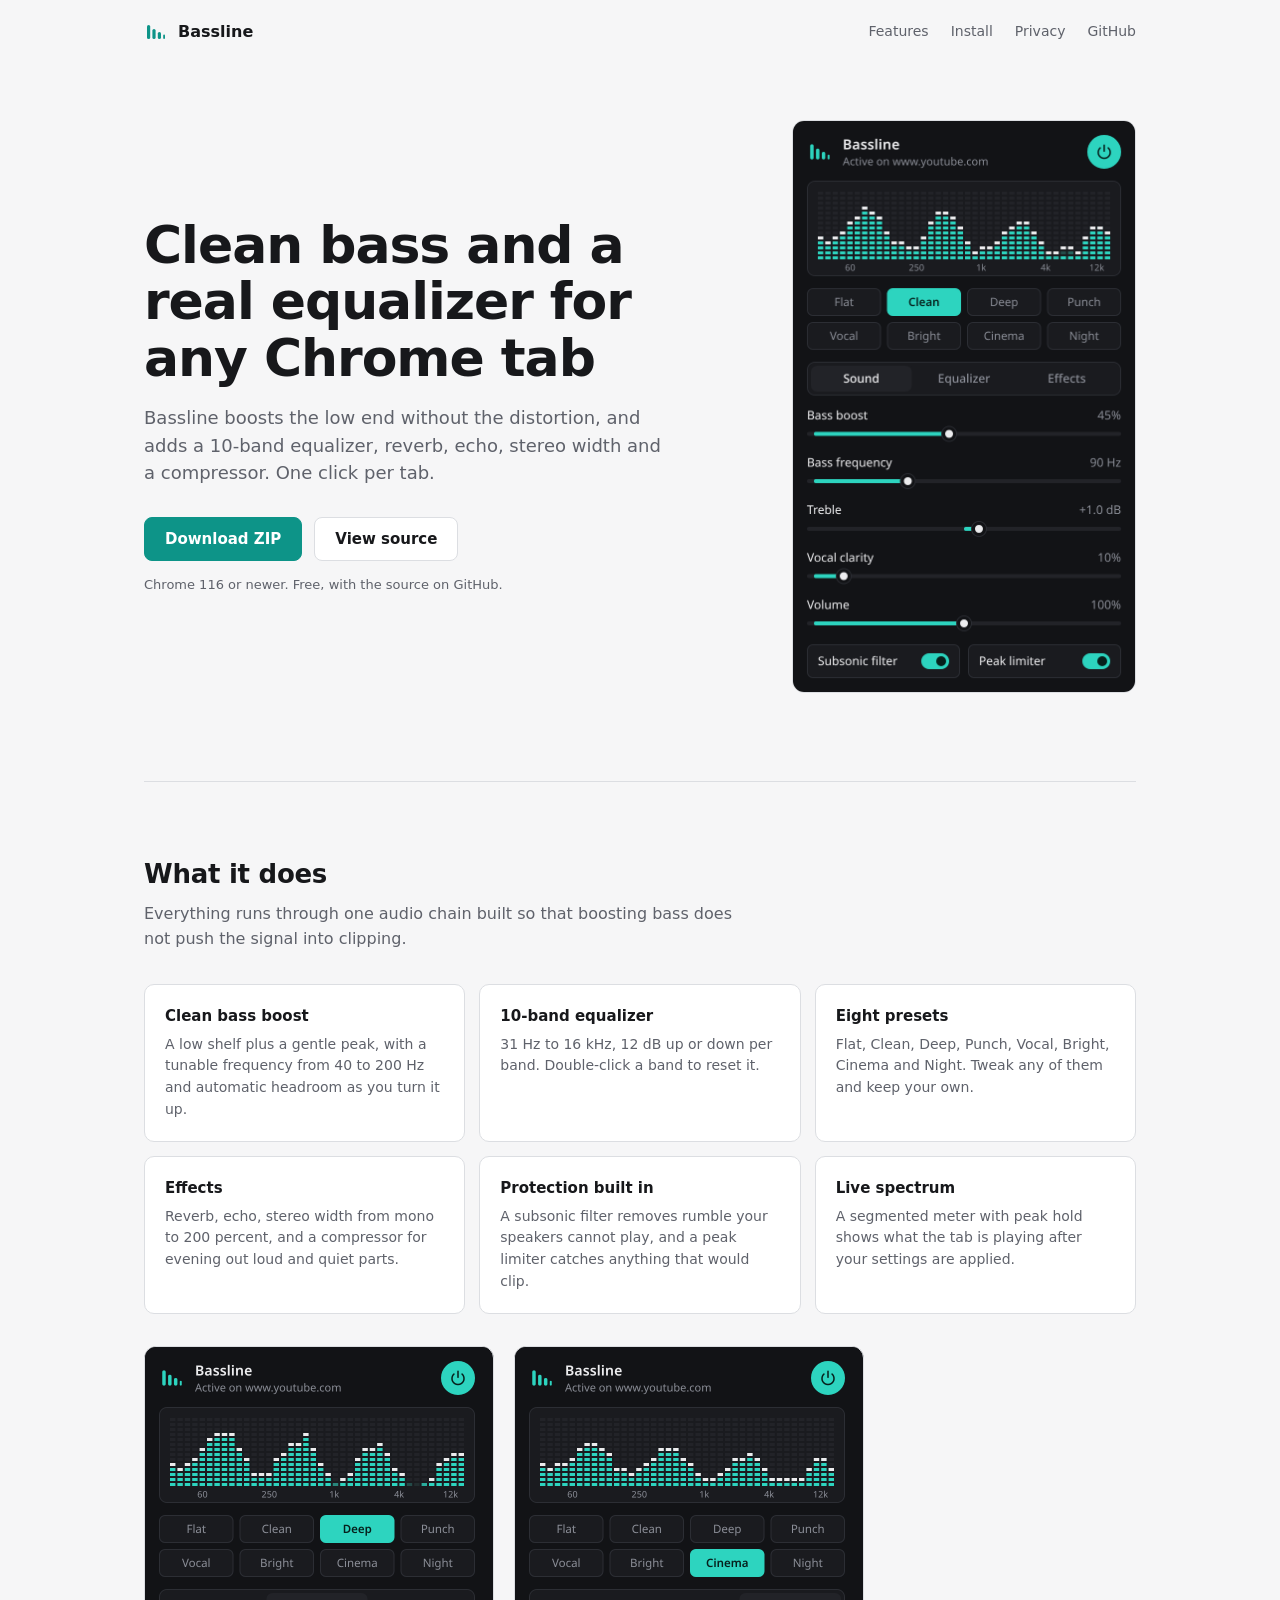
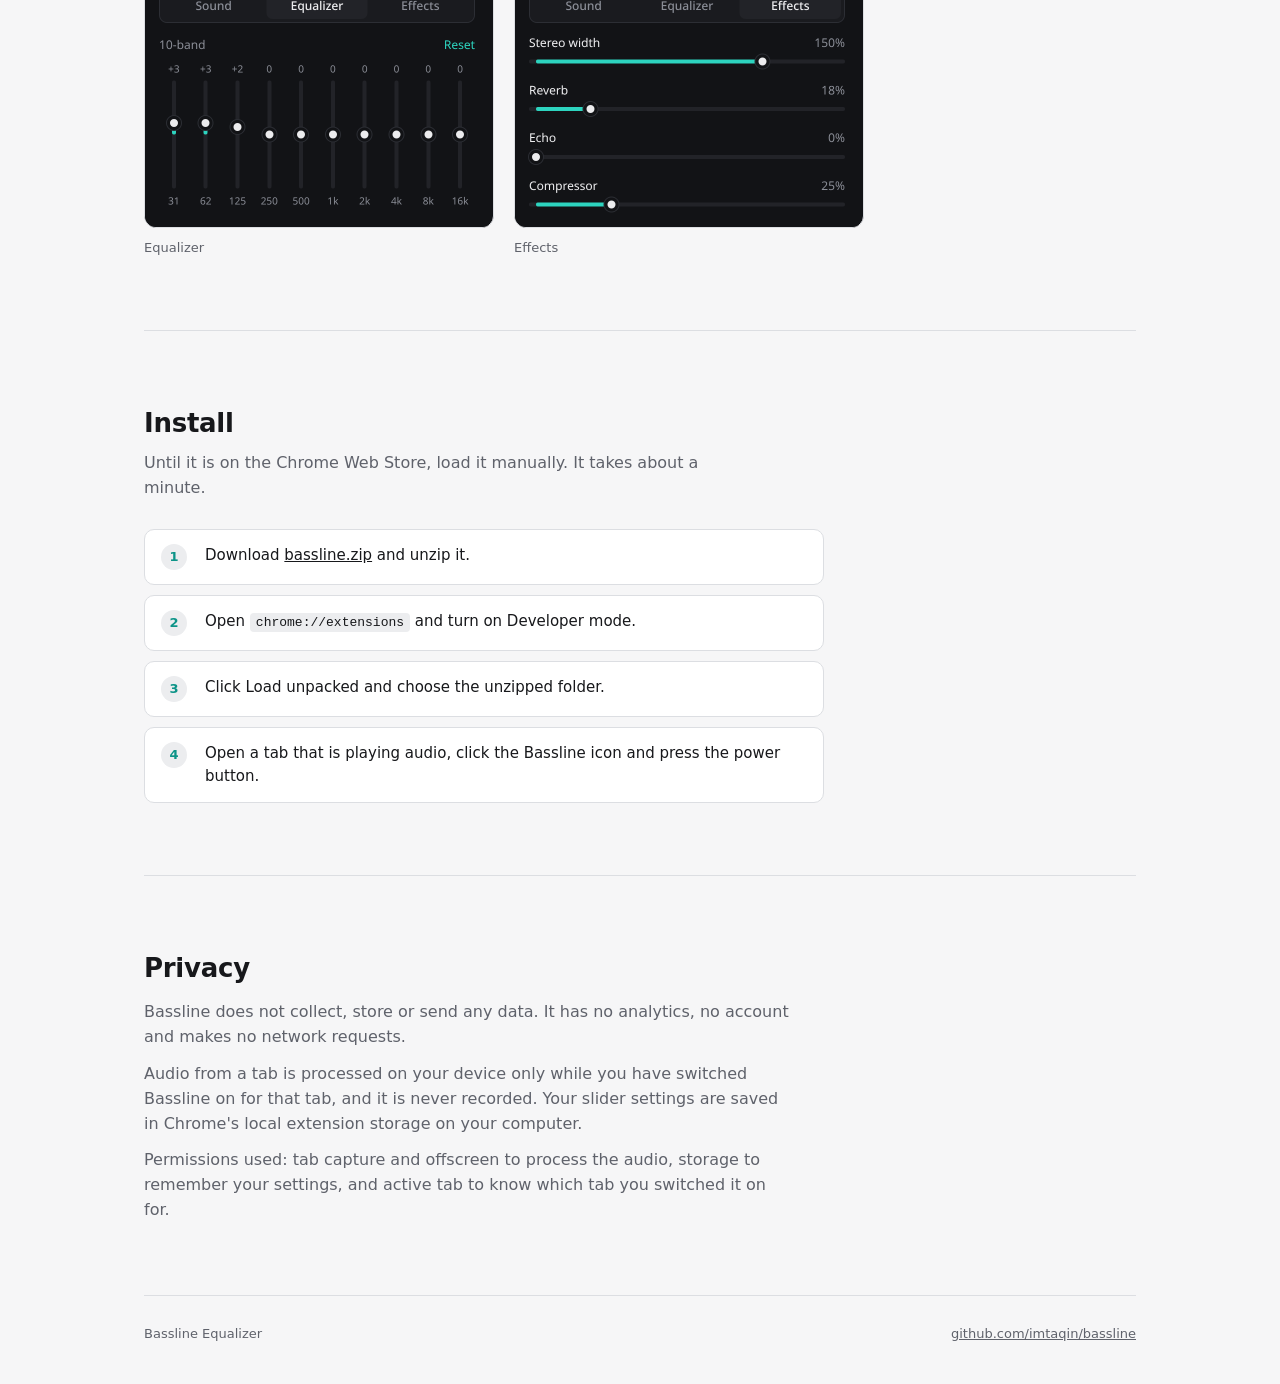
<file: docs/index.html>
<!doctype html>
<html lang="en">
<head>
  <meta charset="utf-8">
  <meta name="viewport" content="width=device-width, initial-scale=1">
  <title>Bassline Equalizer for Chrome</title>
  <meta name="description" content="Clean bass boost, a 10-band equalizer and sound effects for any Chrome tab.">
  <meta property="og:title" content="Bassline Equalizer for Chrome">
  <meta property="og:description" content="Clean bass boost, a 10-band equalizer and sound effects for any Chrome tab.">
  <meta property="og:image" content="https://bassline.imtaqin.id/assets/sound.png">
  <link rel="icon" href="assets/icon.png">
  <style>
    :root {
      --bg: #121316;
      --surface: #1a1b1f;
      --surface-2: #222328;
      --line: #2c2e34;
      --text: #ececee;
      --muted: #8a8d96;
      --accent: #2dd4bf;
      --on-accent: #06201c;
      color-scheme: dark;
    }
    @media (prefers-color-scheme: light) {
      :root {
        --bg: #f6f6f7;
        --surface: #ffffff;
        --surface-2: #ecedef;
        --line: #dcdee2;
        --text: #17181b;
        --muted: #5f626b;
        --accent: #0d9488;
        --on-accent: #ffffff;
        color-scheme: light;
      }
    }

    * { box-sizing: border-box; margin: 0; }
    html { scroll-behavior: smooth; }
    body {
      background: var(--bg);
      color: var(--text);
      font: 16px/1.55 system-ui, -apple-system, "Segoe UI", Roboto, sans-serif;
      -webkit-font-smoothing: antialiased;
    }
    a { color: inherit; }
    img { max-width: 100%; height: auto; display: block; }
    :focus-visible { outline: 2px solid var(--accent); outline-offset: 3px; }

    .wrap { max-width: 1040px; margin: 0 auto; padding: 0 24px; }

    nav { display: flex; align-items: center; justify-content: space-between; height: 64px; }
    .brand { display: flex; align-items: center; gap: 10px; font-weight: 650; text-decoration: none; }
    .brand svg { width: 24px; height: 24px; fill: var(--accent); }
    .nav-links { display: flex; gap: 22px; font-size: 14px; }
    .nav-links a { color: var(--muted); text-decoration: none; }
    .nav-links a:hover { color: var(--text); }

    .hero { display: grid; grid-template-columns: 1fr 344px; gap: 64px; align-items: center; padding: 56px 0 88px; }
    h1 { font-size: clamp(34px, 5vw, 52px); line-height: 1.08; letter-spacing: -0.02em; font-weight: 700; text-wrap: balance; }
    .lede { color: var(--muted); font-size: 18px; margin-top: 18px; max-width: 46ch; }
    .actions { display: flex; flex-wrap: wrap; gap: 12px; margin-top: 30px; }
    .btn {
      display: inline-flex; align-items: center; height: 44px; padding: 0 20px;
      border-radius: 8px; border: 1px solid var(--line); background: var(--surface);
      font-weight: 600; font-size: 15px; text-decoration: none;
      transition: border-color .15s;
    }
    .btn:hover { border-color: var(--muted); }
    .btn.primary { background: var(--accent); border-color: var(--accent); color: var(--on-accent); }
    .btn.primary:hover { border-color: var(--text); }
    .note { color: var(--muted); font-size: 13px; margin-top: 14px; }

    .shot { border: 1px solid var(--line); border-radius: 12px; overflow: hidden; background: #121316; }

    section { padding: 72px 0; border-top: 1px solid var(--line); }
    h2 { font-size: 26px; letter-spacing: -0.01em; font-weight: 650; }
    .sub { color: var(--muted); margin-top: 8px; max-width: 60ch; }

    .grid { display: grid; grid-template-columns: repeat(3, 1fr); gap: 14px; margin-top: 32px; }
    .card { background: var(--surface); border: 1px solid var(--line); border-radius: 10px; padding: 20px; }
    .card h3 { font-size: 15px; font-weight: 600; }
    .card p { color: var(--muted); font-size: 14px; margin-top: 6px; }

    .shots { display: grid; grid-template-columns: repeat(2, 1fr); gap: 20px; margin-top: 32px; max-width: 720px; }
    figcaption { color: var(--muted); font-size: 13px; margin-top: 10px; }

    ol.steps { list-style: none; padding: 0; margin-top: 28px; display: grid; gap: 10px; counter-reset: step; max-width: 680px; }
    ol.steps li { counter-increment: step; display: grid; grid-template-columns: 30px 1fr; gap: 14px; align-items: start; background: var(--surface); border: 1px solid var(--line); border-radius: 10px; padding: 14px 16px; font-size: 15px; }
    ol.steps li::before { content: counter(step); width: 26px; height: 26px; border-radius: 50%; background: var(--surface-2); color: var(--accent); font-weight: 650; font-size: 13px; display: grid; place-items: center; font-variant-numeric: tabular-nums; }
    code { font: 13px ui-monospace, SFMono-Regular, Menlo, Consolas, monospace; background: var(--surface-2); padding: 2px 6px; border-radius: 4px; }

    .privacy p { color: var(--muted); max-width: 64ch; margin-top: 12px; }

    footer { border-top: 1px solid var(--line); padding: 28px 0 40px; color: var(--muted); font-size: 13px; display: flex; justify-content: space-between; flex-wrap: wrap; gap: 12px; }

    @media (max-width: 860px) {
      .hero { grid-template-columns: 1fr; gap: 40px; padding: 32px 0 64px; }
      .hero .shot { max-width: 344px; }
      .grid { grid-template-columns: 1fr 1fr; }
    }
    @media (max-width: 560px) {
      .wrap { padding: 0 16px; }
      .grid, .shots { grid-template-columns: 1fr; }
      .nav-links a.hide-sm { display: none; }
      section { padding: 56px 0; }
    }
  </style>
</head>
<body>
  <div class="wrap">
    <nav>
      <a class="brand" href="./">
        <svg viewBox="0 0 24 24" aria-hidden="true">
          <rect x="3" y="5" width="3.2" height="14" rx="1.6"/>
          <rect x="8.4" y="9" width="3.2" height="10" rx="1.6"/>
          <rect x="13.8" y="12" width="3.2" height="7" rx="1.6"/>
          <rect x="19.2" y="14.5" width="1.8" height="4.5" rx=".9"/>
        </svg>
        Bassline
      </a>
      <div class="nav-links">
        <a class="hide-sm" href="#features">Features</a>
        <a class="hide-sm" href="#install">Install</a>
        <a class="hide-sm" href="#privacy">Privacy</a>
        <a href="https://github.com/imtaqin/bassline">GitHub</a>
      </div>
    </nav>

    <header class="hero">
      <div>
        <h1>Clean bass and a real equalizer for any Chrome tab</h1>
        <p class="lede">Bassline boosts the low end without the distortion, and adds a 10-band equalizer, reverb, echo, stereo width and a compressor. One click per tab.</p>
        <div class="actions">
          <a class="btn primary" href="https://github.com/imtaqin/bassline/releases/latest/download/bassline.zip">Download ZIP</a>
          <a class="btn" href="https://github.com/imtaqin/bassline">View source</a>
        </div>
        <p class="note">Chrome 116 or newer. Free, with the source on GitHub.</p>
      </div>
      <div class="shot">
        <img src="assets/sound.png" width="344" height="574" alt="Bassline popup showing the spectrum meter, presets and the bass boost, treble, clarity and volume sliders">
      </div>
    </header>

    <section id="features">
      <h2>What it does</h2>
      <p class="sub">Everything runs through one audio chain built so that boosting bass does not push the signal into clipping.</p>
      <div class="grid">
        <div class="card"><h3>Clean bass boost</h3><p>A low shelf plus a gentle peak, with a tunable frequency from 40 to 200 Hz and automatic headroom as you turn it up.</p></div>
        <div class="card"><h3>10-band equalizer</h3><p>31 Hz to 16 kHz, 12 dB up or down per band. Double-click a band to reset it.</p></div>
        <div class="card"><h3>Eight presets</h3><p>Flat, Clean, Deep, Punch, Vocal, Bright, Cinema and Night. Tweak any of them and keep your own.</p></div>
        <div class="card"><h3>Effects</h3><p>Reverb, echo, stereo width from mono to 200 percent, and a compressor for evening out loud and quiet parts.</p></div>
        <div class="card"><h3>Protection built in</h3><p>A subsonic filter removes rumble your speakers cannot play, and a peak limiter catches anything that would clip.</p></div>
        <div class="card"><h3>Live spectrum</h3><p>A segmented meter with peak hold shows what the tab is playing after your settings are applied.</p></div>
      </div>

      <div class="shots">
        <figure>
          <div class="shot"><img src="assets/eq.png" width="344" height="480" loading="lazy" alt="Equalizer tab with ten vertical band sliders"></div>
          <figcaption>Equalizer</figcaption>
        </figure>
        <figure>
          <div class="shot"><img src="assets/effects.png" width="344" height="480" loading="lazy" alt="Effects tab with stereo width, reverb, echo and compressor sliders"></div>
          <figcaption>Effects</figcaption>
        </figure>
      </div>
    </section>

    <section id="install">
      <h2>Install</h2>
      <p class="sub">Until it is on the Chrome Web Store, load it manually. It takes about a minute.</p>
      <ol class="steps">
        <li><span>Download <a href="https://github.com/imtaqin/bassline/releases/latest/download/bassline.zip">bassline.zip</a> and unzip it.</span></li>
        <li><span>Open <code>chrome://extensions</code> and turn on Developer mode.</span></li>
        <li><span>Click Load unpacked and choose the unzipped folder.</span></li>
        <li><span>Open a tab that is playing audio, click the Bassline icon and press the power button.</span></li>
      </ol>
    </section>

    <section id="privacy" class="privacy">
      <h2>Privacy</h2>
      <p>Bassline does not collect, store or send any data. It has no analytics, no account and makes no network requests.</p>
      <p>Audio from a tab is processed on your device only while you have switched Bassline on for that tab, and it is never recorded. Your slider settings are saved in Chrome's local extension storage on your computer.</p>
      <p>Permissions used: tab capture and offscreen to process the audio, storage to remember your settings, and active tab to know which tab you switched it on for.</p>
    </section>

    <footer>
      <span>Bassline Equalizer</span>
      <a href="https://github.com/imtaqin/bassline">github.com/imtaqin/bassline</a>
    </footer>
  </div>
</body>
</html>
</file>
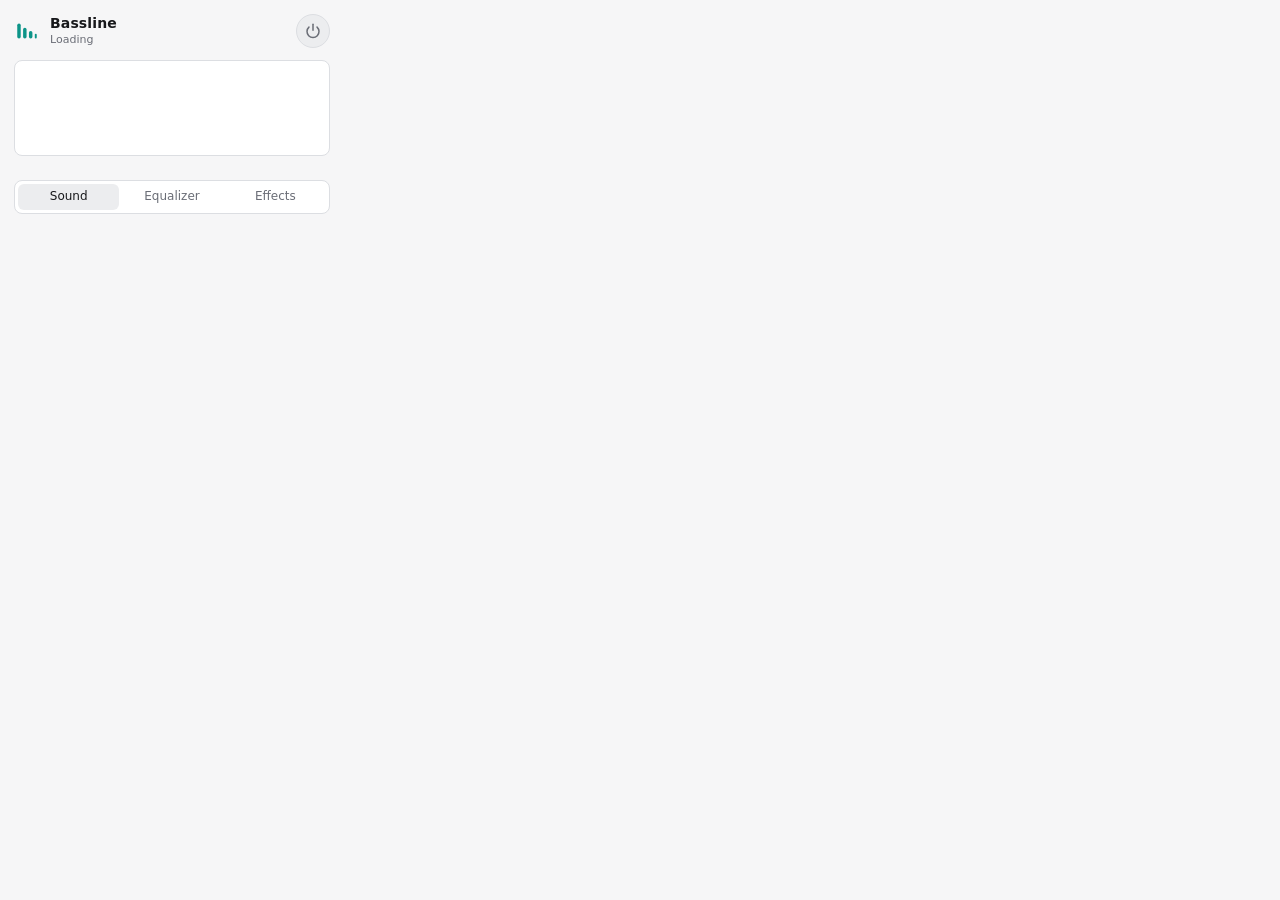
<file: popup.html>
<!doctype html>
<html lang="en">
<head>
  <meta charset="utf-8">
  <title>Bassline Equalizer</title>
  <link rel="stylesheet" href="popup.css">
</head>
<body>
  <div class="app">
    <header>
      <div class="brand">
        <svg class="logo" viewBox="0 0 24 24" aria-hidden="true">
          <rect x="3" y="5" width="3.2" height="14" rx="1.6"/>
          <rect x="8.4" y="9" width="3.2" height="10" rx="1.6"/>
          <rect x="13.8" y="12" width="3.2" height="7" rx="1.6"/>
          <rect x="19.2" y="14.5" width="1.8" height="4.5" rx=".9"/>
        </svg>
        <div class="titles">
          <h1>Bassline</h1>
          <p id="sub">Loading</p>
        </div>
      </div>
      <button id="power" class="power" type="button" aria-pressed="false" title="Enable on this tab">
        <svg viewBox="0 0 24 24" aria-hidden="true">
          <path d="M12 3v8"/>
          <path d="M6.6 6.8a8 8 0 1 0 10.8 0"/>
        </svg>
      </button>
    </header>

    <canvas id="viz" height="96"></canvas>

    <div id="presets" class="presets" role="group" aria-label="Presets"></div>

    <nav class="tabs" role="tablist">
      <button type="button" role="tab" data-tab="sound" aria-selected="true">Sound</button>
      <button type="button" role="tab" data-tab="eq" aria-selected="false">Equalizer</button>
      <button type="button" role="tab" data-tab="fx" aria-selected="false">Effects</button>
    </nav>

    <main>
      <section id="tab-sound" role="tabpanel"></section>
      <section id="tab-eq" role="tabpanel" hidden>
        <div class="eq-head">
          <span class="eq-title">10-band</span>
          <button type="button" id="eq-reset" class="link">Reset</button>
        </div>
        <div id="eq-bands" class="eq-bands"></div>
      </section>
      <section id="tab-fx" role="tabpanel" hidden></section>
    </main>
  </div>
  <script src="popup.js"></script>
</body>
</html>
</file>
<file: popup.css>
:root {
  --bg: #121316;
  --surface: #1a1b1f;
  --surface-2: #222328;
  --line: #2c2e34;
  --text: #ececee;
  --muted: #8a8d96;
  --accent: #2dd4bf;
  --on-accent: #06201c;
  --radius: 8px;
  color-scheme: dark;
}

@media (prefers-color-scheme: light) {
  :root {
    --bg: #f6f6f7;
    --surface: #ffffff;
    --surface-2: #ecedef;
    --line: #dcdee2;
    --text: #17181b;
    --muted: #6a6d76;
    --accent: #0d9488;
    --on-accent: #ffffff;
    color-scheme: light;
  }
}

* { box-sizing: border-box; margin: 0; }

body {
  width: 344px;
  background: var(--bg);
  color: var(--text);
  font: 12px/1.3 system-ui, -apple-system, "Segoe UI", Roboto, sans-serif;
  -webkit-font-smoothing: antialiased;
  user-select: none;
}

.app { padding: 14px; display: flex; flex-direction: column; gap: 12px; }

button { font: inherit; color: inherit; background: none; border: 0; cursor: pointer; }
:focus-visible { outline: 2px solid var(--accent); outline-offset: 2px; }

/* Header */
header { display: flex; align-items: center; justify-content: space-between; }
.brand { display: flex; align-items: center; gap: 10px; min-width: 0; }
.logo { width: 26px; height: 26px; fill: var(--accent); flex: none; }
.titles { min-width: 0; }
h1 { font-size: 14px; font-weight: 650; letter-spacing: .01em; }
#sub { color: var(--muted); font-size: 11px; margin-top: 1px; max-width: 220px; overflow: hidden; text-overflow: ellipsis; white-space: nowrap; }
#sub.error { color: #f0716b; }

.power {
  width: 34px; height: 34px; border-radius: 50%;
  display: grid; place-items: center; flex: none;
  background: var(--surface-2); border: 1px solid var(--line);
  transition: background .15s, border-color .15s;
}
.power svg { width: 18px; height: 18px; fill: none; stroke: var(--muted); stroke-width: 2; stroke-linecap: round; stroke-linejoin: round; }
.power:hover { border-color: var(--muted); }
.power[aria-pressed="true"] { background: var(--accent); border-color: var(--accent); }
.power[aria-pressed="true"] svg { stroke: var(--on-accent); }
.power:disabled { opacity: .4; cursor: not-allowed; }

/* Visualizer */
#viz { width: 100%; height: 96px; display: block; background: var(--surface); border: 1px solid var(--line); border-radius: var(--radius); }

/* Presets */
.presets { display: grid; grid-template-columns: repeat(4, 1fr); gap: 6px; }
.chip {
  height: 28px; border-radius: 6px; font-size: 11.5px;
  background: var(--surface); border: 1px solid var(--line); color: var(--muted);
  transition: color .12s, border-color .12s, background .12s;
}
.chip:hover { color: var(--text); border-color: var(--muted); }
.chip[aria-pressed="true"] { background: var(--accent); border-color: var(--accent); color: var(--on-accent); font-weight: 600; }

/* Tabs */
.tabs { display: flex; gap: 2px; padding: 3px; background: var(--surface); border: 1px solid var(--line); border-radius: var(--radius); }
.tabs button { flex: 1; height: 26px; border-radius: 6px; color: var(--muted); font-weight: 500; transition: color .12s, background .12s; }
.tabs button:hover { color: var(--text); }
.tabs button[aria-selected="true"] { background: var(--surface-2); color: var(--text); }

main { min-height: 236px; }
section[hidden] { display: none; }
#tab-sound, #tab-fx { display: flex; flex-direction: column; gap: 11px; }
section[hidden] { display: none !important; }

/* Rows */
.row-h { display: flex; justify-content: space-between; align-items: baseline; margin-bottom: 1px; }
.lbl { color: var(--text); }
output { color: var(--muted); font-variant-numeric: tabular-nums; }

/* Slider */
.sl { position: relative; outline-offset: 0; cursor: pointer; touch-action: none; }
.sl:focus-visible { outline: none; }
.sl:focus-visible .thumb { box-shadow: 0 0 0 3px color-mix(in srgb, var(--accent) 35%, transparent); }
.sl .rail { position: relative; }
.sl .rail::before { content: ""; position: absolute; background: var(--surface-2); border-radius: 2px; }
.sl .fill { position: absolute; background: var(--accent); border-radius: 2px; }
.sl .thumb {
  position: absolute; width: 14px; height: 14px; border-radius: 50%;
  background: var(--text); border: 3px solid var(--bg); box-shadow: 0 0 0 1px var(--line);
  transition: box-shadow .12s;
}
.sl:hover .thumb { box-shadow: 0 0 0 1px var(--muted); }

.sl.h { height: 20px; padding: 0 7px; }
.sl.h .rail { height: 100%; }
.sl.h .rail::before { left: -7px; right: -7px; top: 8px; height: 4px; }
.sl.h .fill { top: 8px; height: 4px; left: calc(var(--a) * 100%); width: calc((var(--b) - var(--a)) * 100%); }
.sl.h .thumb { top: 3px; left: calc(var(--p) * 100% - 7px); }

.sl.v { width: 20px; height: 108px; padding: 7px 0; margin: 0 auto; }
.sl.v .rail { height: 100%; width: 100%; }
.sl.v .rail::before { top: -7px; bottom: -7px; left: 8px; width: 4px; }
.sl.v .fill { left: 8px; width: 4px; bottom: calc(var(--a) * 100%); height: calc((var(--b) - var(--a)) * 100%); }
.sl.v .thumb { left: 3px; bottom: calc(var(--p) * 100% - 7px); }

/* Switch rows */
.switches { display: grid; grid-template-columns: 1fr 1fr; gap: 8px; }
.sw {
  display: flex; align-items: center; justify-content: space-between; gap: 8px;
  height: 34px; padding: 0 10px; border-radius: 6px; text-align: left;
  background: var(--surface); border: 1px solid var(--line);
}
.sw .knob { width: 28px; height: 16px; border-radius: 8px; background: var(--surface-2); border: 1px solid var(--line); position: relative; flex: none; transition: background .15s, border-color .15s; }
.sw .knob::after { content: ""; position: absolute; top: 2px; left: 2px; width: 10px; height: 10px; border-radius: 50%; background: var(--muted); transition: transform .15s, background .15s; }
.sw[aria-pressed="true"] .knob { background: var(--accent); border-color: var(--accent); }
.sw[aria-pressed="true"] .knob::after { transform: translateX(12px); background: var(--on-accent); }

/* EQ */
.eq-head { display: flex; justify-content: space-between; align-items: center; margin-bottom: 8px; }
.eq-title { color: var(--muted); }
.link { color: var(--accent); padding: 2px 0; }
.link:hover { text-decoration: underline; }
.eq-bands { display: grid; grid-template-columns: repeat(10, 1fr); gap: 2px; position: relative; }
.eq-band { display: flex; flex-direction: column; align-items: center; gap: 6px; }
.eq-band output { font-size: 10px; height: 12px; }
.eq-band .hz { font-size: 10px; color: var(--muted); }
</file>
